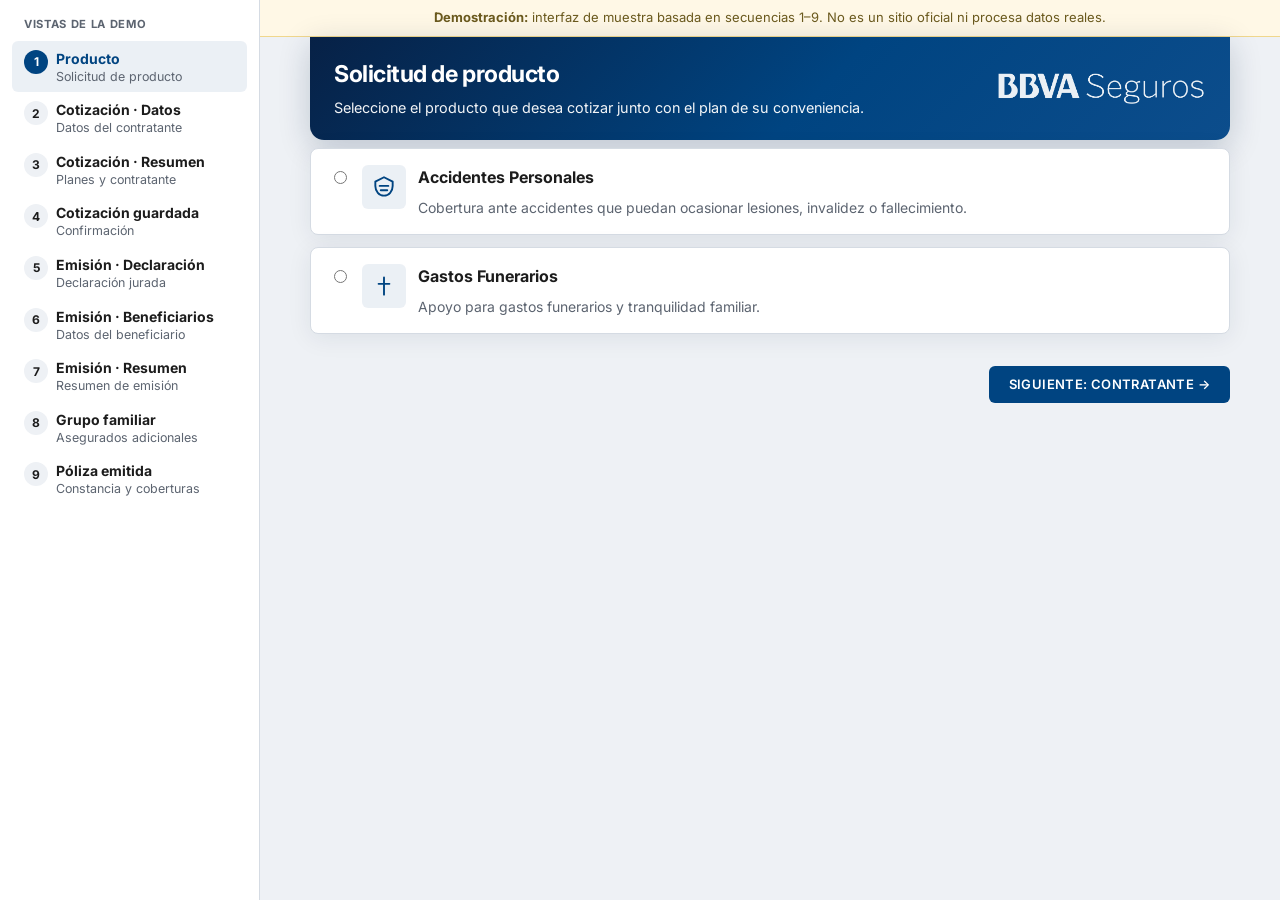
<file: index.html>
<!DOCTYPE html>
<html lang="es">
  <head>
    <meta charset="UTF-8" />
    <meta name="viewport" content="width=device-width, initial-scale=1.0" />
    <meta name="description" content="Demostración HTML del flujo cotización y emisión APS — no es un sitio oficial." />
    <title>IBSOFT-157 · Demo HTML</title>
    <link rel="preconnect" href="https://fonts.googleapis.com" />
    <link rel="preconnect" href="https://fonts.gstatic.com" crossorigin />
    <link href="https://fonts.googleapis.com/css2?family=Inter:wght@400;500;600;700&display=swap" rel="stylesheet" />
    <link rel="stylesheet" href="css/styles.css" />
    <link rel="icon" type="image/png" href="assets/logo.png" />
  </head>
  <body>
    <div class="app-shell">
      <aside class="sidebar" aria-label="Navegación de demostración">
        <div class="sidebar-title">Vistas de la demo</div>
        <ol class="nav-steps">
          <li>
            <button type="button" data-screen="0" aria-current="page">
              <span class="nav-num">1</span>
              <span><strong>Producto</strong><br /><span style="font-size: 0.78rem; color: var(--text-muted); font-weight: 400">Solicitud de producto</span></span>
            </button>
          </li>
          <li>
            <button type="button" data-screen="1">
              <span class="nav-num">2</span>
              <span><strong>Cotización · Datos</strong><br /><span style="font-size: 0.78rem; color: var(--text-muted); font-weight: 400">Datos del contratante</span></span>
            </button>
          </li>
          <li>
            <button type="button" data-screen="2">
              <span class="nav-num">3</span>
              <span><strong>Cotización · Resumen</strong><br /><span style="font-size: 0.78rem; color: var(--text-muted); font-weight: 400">Planes y contratante</span></span>
            </button>
          </li>
          <li>
            <button type="button" data-screen="3">
              <span class="nav-num">4</span>
              <span><strong>Cotización guardada</strong><br /><span style="font-size: 0.78rem; color: var(--text-muted); font-weight: 400">Confirmación</span></span>
            </button>
          </li>
          <li>
            <button type="button" data-screen="4">
              <span class="nav-num">5</span>
              <span><strong>Emisión · Declaración</strong><br /><span style="font-size: 0.78rem; color: var(--text-muted); font-weight: 400">Declaración jurada</span></span>
            </button>
          </li>
          <li>
            <button type="button" data-screen="5">
              <span class="nav-num">6</span>
              <span><strong>Emisión · Beneficiarios</strong><br /><span style="font-size: 0.78rem; color: var(--text-muted); font-weight: 400">Datos del beneficiario</span></span>
            </button>
          </li>
          <li>
            <button type="button" data-screen="6">
              <span class="nav-num">7</span>
              <span><strong>Emisión · Resumen</strong><br /><span style="font-size: 0.78rem; color: var(--text-muted); font-weight: 400">Resumen de emisión</span></span>
            </button>
          </li>
          <li>
            <button type="button" data-screen="7">
              <span class="nav-num">8</span>
              <span><strong>Grupo familiar</strong><br /><span style="font-size: 0.78rem; color: var(--text-muted); font-weight: 400">Asegurados adicionales</span></span>
            </button>
          </li>
          <li>
            <button type="button" data-screen="8">
              <span class="nav-num">9</span>
              <span><strong>Póliza emitida</strong><br /><span style="font-size: 0.78rem; color: var(--text-muted); font-weight: 400">Constancia y coberturas</span></span>
            </button>
          </li>
        </ol>
      </aside>

      <div class="app-main-wrap">
        <div class="disclaimer" role="note">
          <strong>Demostración:</strong> interfaz de muestra basada en secuencias 1–9. No es un sitio oficial ni procesa datos reales.
        </div>
        <div class="mobile-nav">
          <label for="screen-jump" class="sr-only">Ir a pantalla</label>
          <select id="screen-jump" aria-label="Seleccionar pantalla de la demo">
            <option value="0">1. Solicitud de producto</option>
            <option value="1">2. Cotización — datos del contratante</option>
            <option value="2">3. Cotización — resumen</option>
            <option value="3">4. Cotización guardada</option>
            <option value="4">5. Emisión — declaración jurada</option>
            <option value="5">6. Emisión — beneficiarios</option>
            <option value="6">7. Emisión — resumen</option>
            <option value="7">8. Grupo familiar</option>
            <option value="8">9. Póliza emitida</option>
          </select>
        </div>

        <main class="app-main" id="main">
          <!-- 1 -->
          <section id="screen-0" class="screen">
            <header class="header">
              <div class="header-text">
                <h1>Solicitud de producto</h1>
                <p>Seleccione el producto que desea cotizar junto con el plan de su conveniencia.</p>
              </div>
              <div class="header-logo"><img src="assets/logo.png" width="160" height="40" alt="BBVA Seguros" /></div>
            </header>
            <div class="card product-option" id="card-aps">
              <div class="product-head">
                <input type="radio" name="prod" id="prod-aps" value="aps" aria-labelledby="label-aps" />
                <span class="product-icon" aria-hidden="true">
                  <svg viewBox="0 0 24 24" fill="none" stroke="currentColor" stroke-width="1.75" stroke-linecap="round" stroke-linejoin="round">
                    <path d="M12 3 4 7v4c0 5 3.5 9 8 9s8-4 8-9V7l-8-4Z" />
                    <path d="M8 11h8" />
                    <path d="M9 15h6" />
                  </svg>
                </span>
                <div>
                  <strong id="label-aps">Accidentes Personales</strong>
                  <p style="margin: 0.5rem 0 0; font-size: 0.875rem; color: var(--text-muted)">
                    Cobertura ante accidentes que puedan ocasionar lesiones, invalidez o fallecimiento.
                  </p>
                  <div id="aps-plans" class="aps-plans" hidden>
                    <label style="display: flex; align-items: center; gap: 0.5rem; font-size: 0.85rem">
                      <input type="checkbox" /> Plan Básico — $50.000
                    </label>
                    <label style="display: flex; align-items: center; gap: 0.5rem; font-size: 0.85rem">
                      <input type="checkbox" /> Plan Intermedio — $150.000
                    </label>
                    <label style="display: flex; align-items: center; gap: 0.5rem; font-size: 0.85rem">
                      <input type="checkbox" /> Plan Premium — $300.000
                    </label>
                  </div>
                </div>
              </div>
            </div>
            <div class="card product-option" id="card-funeral">
              <div class="product-head">
                <input type="radio" name="prod" id="prod-funeral" value="funeral" aria-labelledby="label-funeral" />
                <span class="product-icon" aria-hidden="true">
                  <svg viewBox="0 0 24 24" fill="none" stroke="currentColor" stroke-width="1.75" stroke-linecap="round" stroke-linejoin="round">
                    <path d="M12 4v16" />
                    <path d="M7 10h10" />
                  </svg>
                </span>
                <div>
                  <strong id="label-funeral">Gastos Funerarios</strong>
                  <p style="margin: 0.5rem 0 0; font-size: 0.875rem; color: var(--text-muted)">
                    Apoyo para gastos funerarios y tranquilidad familiar.
                  </p>
                  <div id="funeral-plans" class="aps-plans" hidden>
                    <label style="display: flex; align-items: center; gap: 0.5rem; font-size: 0.85rem">
                      <input type="checkbox" /> Plan Básico — Suma asegurada $30.000
                    </label>
                    <label style="display: flex; align-items: center; gap: 0.5rem; font-size: 0.85rem">
                      <input type="checkbox" /> Plan Intermedio — Suma asegurada $60.000
                    </label>
                    <label style="display: flex; align-items: center; gap: 0.5rem; font-size: 0.85rem">
                      <input type="checkbox" /> Plan Premium — Suma asegurada $120.000
                    </label>
                  </div>
                </div>
              </div>
            </div>
            <div class="footer-actions footer-actions--end">
              <button type="button" class="btn btn-primary" data-action="next">Siguiente: contratante →</button>
            </div>
          </section>

          <!-- 2 -->
          <section id="screen-1" class="screen" hidden>
            <header class="header">
              <div class="header-text">
                <h1>Cotización Accidentes Personales</h1>
                <p>Paso 1: Datos de Contratante</p>
              </div>
              <div class="header-logo"><img src="assets/logo.png" width="160" height="40" alt="BBVA Seguros" /></div>
            </header>
            <div class="stepper-wrap">
              <nav class="stepper" aria-label="Progreso del trámite">
                <div class="stepper-item stepper-item--active">
                  <div class="stepper-circle" aria-current="step">1</div>
                  <span class="stepper-label">Datos de Contratante</span>
                </div>
                <div class="stepper-item stepper-item--pending">
                  <span class="stepper-connector stepper-connector--todo" aria-hidden="true"></span>
                  <div class="stepper-circle">2</div>
                  <span class="stepper-label">Resumen</span>
                </div>
              </nav>
            </div>
            <div class="card">
              <h2 style="margin: 0 0 0.5rem; font-size: 1.1rem">Datos del Contratante</h2>
              <p style="margin: 0 0 1rem; font-size: 0.8rem; color: var(--text-muted)">
                Ingrese el número de cédula de identidad. En caso de estar registrados sus datos se completarán de forma automática; si no, debe llenar cada uno de los campos.
              </p>
              <div class="form-grid">
                <div class="field" style="grid-column: 1 / -1">
                  <label for="doc">Cédula de Identidad</label>
                  <div class="field-row-2">
                    <select id="doc-pref" aria-label="Tipo de documento">
                      <option selected>V</option>
                      <option>E</option>
                      <option>J</option>
                      <option>G</option>
                    </select>
                    <input id="doc" type="text" value="11827512" autocomplete="off" />
                  </div>
                </div>
                <div class="field"><label for="nombre">Nombre</label><input id="nombre" type="text" value="CESAR" /></div>
                <div class="field"><label for="apellido">Apellido</label><input id="apellido" type="text" value="RODRIGUEZ" /></div>
                <div class="field"><label for="fnac">Fecha de nacimiento</label><input id="fnac" type="date" value="1985-03-22" /></div>
                <div class="field">
                  <label for="sexo">Sexo</label>
                  <select id="sexo">
                    <option value="M" selected>Masculino</option>
                    <option value="F">Femenino</option>
                  </select>
                </div>
                <div class="field">
                  <label for="ecivil">Estado civil</label>
                  <select id="ecivil">
                    <option value="soltero">Soltero(a)</option>
                    <option value="casado" selected>Casado(a)</option>
                    <option value="divorciado">Divorciado(a)</option>
                    <option value="viudo">Viudo(a)</option>
                    <option value="union">Unión estable</option>
                  </select>
                </div>
                <div class="field"><label for="email">Correo electrónico</label><input id="email" type="email" value="CUCHIVANO@GMAIL.COM" /></div>
                <div class="field">
                  <label for="tlf">Teléfono</label>
                  <div class="field-row-2">
                    <select id="tlf-pref" aria-label="Código de área">
                      <option selected>0412</option>
                      <option>0414</option>
                      <option>0424</option>
                      <option>0416</option>
                    </select>
                    <input id="tlf" type="text" value="3354353" />
                  </div>
                </div>
              </div>
            </div>
            <div class="footer-actions">
              <button type="button" class="btn btn-primary" data-action="home">Inicio</button>
              <button type="button" class="btn btn-primary" data-action="next">Continuar</button>
            </div>
          </section>

          <!-- 3 -->
          <section id="screen-2" class="screen" hidden>
            <header class="header">
              <div class="header-text">
                <h1>Cotización Accidentes Personales</h1>
                <p>Paso 2: Resumen</p>
              </div>
              <div class="header-logo"><img src="assets/logo.png" width="160" height="40" alt="BBVA Seguros" /></div>
            </header>
            <div class="stepper-wrap">
              <nav class="stepper" aria-label="Progreso del trámite">
                <div class="stepper-item stepper-item--done">
                  <div class="stepper-circle">1</div>
                  <span class="stepper-label">Datos de Contratante</span>
                </div>
                <div class="stepper-item stepper-item--active">
                  <span class="stepper-connector stepper-connector--done" aria-hidden="true"></span>
                  <div class="stepper-circle" aria-current="step">2</div>
                  <span class="stepper-label">Resumen</span>
                </div>
              </nav>
            </div>
            <div class="card">
              <h2 class="section-title">Contratante</h2>
              <div class="info-row">
                <div class="info-block">
                  <svg width="18" height="18" viewBox="0 0 24 24" fill="none" stroke="currentColor" stroke-width="2">
                    <path d="M20 21v-2a4 4 0 0 0-4-4H8a4 4 0 0 0-4 4v2" />
                    <circle cx="12" cy="7" r="4" />
                  </svg>
                  <div>
                    <div style="font-size: 0.75rem; color: var(--text-muted)">Titular</div>
                    <strong>V-11827512 CESAR RODRIGUEZ</strong>
                  </div>
                </div>
                <div class="info-block">
                  <svg width="18" height="18" viewBox="0 0 24 24" fill="none" stroke="currentColor" stroke-width="2">
                    <path d="M4 4h16c1.1 0 2 .9 2 2v12c0 1.1-.9 2-2 2H4c-1.1 0-2-.9-2-2V6c0-1.1.9-2 2-2z" />
                    <path d="m22 6-10 7L2 6" />
                  </svg>
                  <div>
                    <div style="font-size: 0.75rem; color: var(--text-muted)">Email</div>
                    <strong>CUCHIVANO@GMAIL.COM</strong>
                  </div>
                </div>
                <div class="info-block">
                  <svg width="18" height="18" viewBox="0 0 24 24" fill="none" stroke="currentColor" stroke-width="2">
                    <path
                      d="M22 16.92v3a2 2 0 0 1-2.18 2 19.79 19.79 0 0 1-8.63-3.07 19.5 19.5 0 0 1-6-6 19.79 19.79 0 0 1-3.07-8.67A2 2 0 0 1 4.11 2h3a2 2 0 0 1 2 1.72c.127.96.361 1.903.7 2.81a2 2 0 0 1-.45 2.11L8.09 9.91a16 16 0 0 0 6 6l1.27-1.27a2 2 0 0 1 2.11-.45c.907.339 1.85.573 2.81.7A2 2 0 0 1 22 16.92z"
                    />
                  </svg>
                  <div>
                    <div style="font-size: 0.75rem; color: var(--text-muted)">Teléfono</div>
                    <strong>0412 3354353</strong>
                  </div>
                </div>
              </div>
              <div
                style="
                  margin-top: 1rem;
                  padding-top: 1rem;
                  border-top: 1px solid var(--border);
                  font-size: 0.85rem;
                  color: var(--text-muted);
                  line-height: 1.65;
                  display: grid;
                  gap: 0.5rem;
                "
              >
                <div>
                  <strong style="color: var(--text)">Nacimiento y estado civil:</strong> 22/03/1985 · Masculino ·
                  Casado(a)
                </div>
              </div>
            </div>
            <div class="card">
              <h2 class="section-title">Planes para ti</h2>
              <div class="info-only-card">
                <p style="margin: 0; font-size: 0.88rem; color: var(--text-muted); line-height: 1.35">
                  A continuación se presentan las coberturas asociadas a los planes seleccionados, junto con sus sumas
                  aseguradas. Si desea conocer el detalle, presione <strong>VER COBERTURAS</strong>. Para proceder con
                  la emisión, seleccione su plan de su conveniencia.
                </p>
              </div>
              <div class="plans-row">
                <div class="plan-card">
                  <label class="plan-title-row">
                    <input class="plan-radio-input" type="radio" name="plan-choice" value="basico" checked aria-label="Seleccionar Plan Básico" />
                    <h3>Plan Básico</h3>
                  </label>
                  <div class="plan-price">$50.000</div>
                  <button
                    type="button"
                    class="btn btn-primary plan-coverage-btn"
                    style="width: 100%"
                    data-coverage-toggle
                    aria-controls="coverage-panel-basico"
                    aria-expanded="false"
                  >
                    + VER COBERTURAS
                  </button>
                  <div id="coverage-panel-basico" class="plan-coverage-panel" hidden>
                    <ul>
                      <li><strong>Muerte accidental</strong> — suma asegurada hasta el límite del plan.</li>
                      <li><strong>Invalidez total permanente</strong> — por consecuencias de accidente cubierto.</li>
                      <li><strong>Gastos médicos</strong> — atención médica derivada de accidente (según condiciones).</li>
                    </ul>
                  </div>
                </div>
                <div class="plan-card">
                  <label class="plan-title-row">
                    <input class="plan-radio-input" type="radio" name="plan-choice" value="intermedio" aria-label="Seleccionar Plan Intermedio" />
                    <h3>Plan Intermedio</h3>
                  </label>
                  <div class="plan-price">$150.000</div>
                  <button
                    type="button"
                    class="btn btn-primary plan-coverage-btn"
                    style="width: 100%"
                    data-coverage-toggle
                    aria-controls="coverage-panel-intermedio"
                    aria-expanded="false"
                  >
                    + VER COBERTURAS
                  </button>
                  <div id="coverage-panel-intermedio" class="plan-coverage-panel" hidden>
                    <ul>
                      <li><strong>Muerte accidental</strong> — montos superiores al Plan Básico.</li>
                      <li><strong>Invalidez total permanente</strong> — mayor protección por accidente.</li>
                      <li><strong>Gastos médicos</strong> — tope de reembolso ampliado frente al Plan Básico.</li>
                    </ul>
                  </div>
                </div>
              </div>
            </div>
            <div class="footer-actions footer-actions--end">
              <button type="button" class="btn btn-primary" data-action="prev">Volver</button>
              <button type="button" class="btn btn-primary" data-action="next">Guardar / Emitir ▾</button>
            </div>
          </section>

          <!-- 4 -->
          <section id="screen-3" class="screen" hidden>
            <header class="header">
              <div class="header-text">
                <h1>Resumen de la Cotización</h1>
                <p>Cotización registrada correctamente</p>
              </div>
              <div class="header-logo"><img src="assets/logo.png" width="160" height="40" alt="BBVA Seguros" /></div>
            </header>
            <div class="card card-muted">
              <h2 class="section-title">Contratante</h2>
              <p style="font-size: 0.9rem; color: var(--text-muted)">V-11827512 CESAR RODRIGUEZ · CUCHIVANO@GMAIL.COM</p>
              <h2 class="section-title" style="margin-top: 1.25rem">Planes para ti</h2>
              <div class="info-only-card" style="margin-top: 0.75rem; margin-bottom: 0.75rem">
                <p style="margin: 0.25rem 0 0; font-size: 0.85rem; color: var(--text-muted)">
                  Su cotización ha sigo guardada con el plan que ha selccionado. Con ese plan se procederá a realizar la emisión de su póliza.
                </p>
              </div>
              <div class="plans-row">
                <div class="plan-card">
                  <label class="plan-title-row">
                    <input class="plan-radio-input" type="radio" name="plan-choice-saved" value="basico" checked aria-label="Seleccionar Plan Básico" />
                    <h3>Plan Básico</h3>
                  </label>
                  <div class="plan-price">$50.000</div>
                  <button
                    type="button"
                    class="btn btn-primary plan-coverage-btn"
                    style="width: 100%"
                    data-coverage-toggle
                    aria-controls="coverage-saved-basico"
                    aria-expanded="false"
                  >
                    + VER COBERTURAS
                  </button>
                  <div id="coverage-saved-basico" class="plan-coverage-panel" hidden>
                    <ul>
                      <li><strong>Muerte accidental</strong> — suma asegurada hasta el límite del plan.</li>
                      <li><strong>Invalidez total permanente</strong> — por consecuencias de accidente cubierto.</li>
                      <li><strong>Gastos médicos</strong> — atención médica derivada de accidente (según condiciones).</li>
                    </ul>
                  </div>
                </div>
              </div>
            </div>
            <div class="footer-actions footer-actions--end">
              <button type="button" class="btn btn-primary" data-action="prev">Volver</button>
              <button type="button" class="btn btn-primary" data-action="next">Continuar a emisión</button>
            </div>
          </section>

          <!-- 5 -->
          <section id="screen-4" class="screen" hidden>
            <header class="header">
              <div class="header-text">
                <h1>Emisión Accidentes Personales</h1>
                <p>Paso 1: Declaración Jurada</p>
              </div>
              <div class="header-logo"><img src="assets/logo.png" width="160" height="40" alt="BBVA Seguros" /></div>
            </header>
            <div class="stepper-wrap">
              <nav class="stepper" aria-label="Progreso del trámite">
                <div class="stepper-item stepper-item--active">
                  <div class="stepper-circle" aria-current="step">1</div>
                  <span class="stepper-label">Declaración Jurada</span>
                </div>
                <div class="stepper-item stepper-item--pending">
                  <span class="stepper-connector stepper-connector--todo" aria-hidden="true"></span>
                  <div class="stepper-circle">2</div>
                  <span class="stepper-label">Beneficiarios</span>
                </div>
                <div class="stepper-item stepper-item--pending">
                  <span class="stepper-connector stepper-connector--todo" aria-hidden="true"></span>
                  <div class="stepper-circle">3</div>
                  <span class="stepper-label">Resumen</span>
                </div>
              </nav>
            </div>
            <div class="card">
              <h2 class="section-title">Documentos</h2>
              <div class="info-only-card" style="margin-top: 0.75rem; margin-bottom: 0.75rem">
                <p style="margin: 0.25rem 0 0; font-size: 0.85rem; color: var(--text-muted)">
                  Cargue los documentos solicitados a continuación para la emisión de su póliza.
                </p>
              </div>
              <table class="docs-table">
                <thead>
                  <tr><th>Estatus</th><th>Descripción</th><th>Archivo</th></tr>
                </thead>
                <tbody>
                  <tr>
                    <td>Entregado</td>
                    <td>Cédula de identidad o pasaporte</td>
                    <td><span style="font-size: 0.8rem; color: var(--bbva-blue)">OperacionesVenezuelaNov_3.pdf</span></td>
                  </tr>
                  <tr>
                    <td>Entregado</td>
                    <td>RIF de persona natural</td>
                    <td><span style="font-size: 0.8rem; color: var(--bbva-blue)">OperacionesVenezuelaDic_1.pdf</span></td>
                  </tr>
                </tbody>
              </table>
            </div>

            <div class="card" style="margin-top: 1rem">
              <h2 class="section-title">Declaración jurada</h2>
              <div class="info-only-card" style="margin-top: 0.75rem; margin-bottom: 0.75rem">
                <p style="margin: 0.25rem 0 0; font-size: 0.85rem; color: var(--text-muted)">
                  A continuación se presentan las declaraciones juradas requeridas para la emisión de su póliza.
                  Verifique la información y continúe.
                </p>
              </div>
              <ul class="check-list">
                <li>
                  <input type="checkbox" checked disabled />
                  <div><strong>Declaración de fondos</strong><p style="margin: 0.25rem 0 0; font-size: 0.85rem; color: var(--text-muted)">En mi carácter de TOMADOR, doy fe de que el dinero utilizado para el pago de la prima, proviene de una fuente lícita y su origen no guarda relación alguna con delitos, bienes, haberes, valores, títulos u operaciones, producto de actividades ilícitas o que provenga de los delitos de Delincuencia Organizada u otras conductas tipificadas en la legislación venezolana.</p></div>
                </li>
                <li>
                  <input type="checkbox" checked disabled />
                  <div><strong>Declaración de buena salud</strong><p style="margin: 0.25rem 0 0; font-size: 0.85rem; color: var(--text-muted)">Declaro que me encuentro en buen estado de salud física y mental.</p></div>
                </li>
              </ul>
            </div>
            <div class="footer-actions">
              <button type="button" class="btn btn-primary" data-action="prev">Volver</button>
              <button type="button" class="btn btn-primary" data-action="next">Continuar</button>
            </div>
          </section>

          <!-- 6 -->
          <section id="screen-5" class="screen" hidden>
            <header class="header">
              <div class="header-text">
                <h1>Emisión Accidentes Personales</h1>
                <p>Paso 2: Beneficiarios</p>
              </div>
              <div class="header-logo"><img src="assets/logo.png" width="160" height="40" alt="BBVA Seguros" /></div>
            </header>
            <div class="stepper-wrap">
              <nav class="stepper" aria-label="Progreso del trámite">
                <div class="stepper-item stepper-item--done">
                  <div class="stepper-circle">✓</div>
                  <span class="stepper-label">Declaración Jurada</span>
                </div>
                <div class="stepper-item stepper-item--active">
                  <span class="stepper-connector stepper-connector--done" aria-hidden="true"></span>
                  <div class="stepper-circle" aria-current="step">2</div>
                  <span class="stepper-label">Beneficiarios</span>
                </div>
                <div class="stepper-item stepper-item--pending">
                  <span class="stepper-connector stepper-connector--todo" aria-hidden="true"></span>
                  <div class="stepper-circle">3</div>
                  <span class="stepper-label">Resumen</span>
                </div>
              </nav>
            </div>
            <div class="card">
              <h2 style="margin: 0 0 0.5rem; font-size: 1.05rem; color: var(--bbva-blue)">Datos del Beneficiario</h2>
              <p style="margin: 0 0 0.75rem; font-size: 0.8rem; color: var(--text-muted)">
                Ingrese el número de cédula de identidad. En caso de estar registrados sus datos se completarán de forma automática; si no, debe llenar cada uno de los campos.
              </p>
              <p><span style="font-weight: 600">¿Desea cargar beneficiario?</span> <label><input type="radio" name="ben" /> No</label> <label><input type="radio" name="ben" checked /> Sí</label></p>
              <div class="form-grid" style="margin-top: 1rem">
                <div class="field" style="grid-column: 1 / -1">
                  <label for="ben-doc">Cédula / R.I.F.</label>
                  <div class="field-row-2">
                    <select aria-label="Tipo"><option>V</option></select>
                    <input id="ben-doc" type="text" value="3339531" />
                  </div>
                </div>
                <div class="field"><label>Nombre</label><input type="text" value="Ana" /></div>
                <div class="field"><label>Apellido</label><input type="text" value="Rodriguez" /></div>
                <div class="field"><label>Fecha de nacimiento</label><input type="date" value="2026-03-24" /></div>
                <div class="field"><label>Parentesco</label><select><option>PADRES</option></select></div>
                <div class="field"><label>% Participación</label><input type="text" value="100" /></div>
              </div>
            </div>
            <div class="card" style="margin-top: 1rem">
              <h2 style="margin: 0 0 0.5rem; font-size: 1.05rem; color: var(--bbva-blue)">Grupo familiar</h2>
              <div class="info-only-card" style="margin-top: 0.75rem; margin-bottom: 0.75rem">
                <p style="margin: 0.25rem 0 0; font-size: 0.85rem; color: var(--text-muted)">
                  Para incluir un nuevo asegurado a su grupo familiar solo presione <strong>Agregar</strong>.
                </p>
              </div>
              <div class="family-table-wrap">
                <table class="family-table">
                  <thead>
                    <tr>
                      <th>Cédula / R.I.F.</th>
                      <th>Nombre</th>
                      <th>Apellido</th>
                      <th>Parentesco</th>
                    </tr>
                  </thead>
                  <tbody>
                    <tr>
                      <td>V-22334455</td>
                      <td>María</td>
                      <td>González</td>
                      <td>Cónyuge</td>
                    </tr>
                    <tr>
                      <td>V-33445566</td>
                      <td>Luis</td>
                      <td>Rodríguez</td>
                      <td>Hijo</td>
                    </tr>
                  </tbody>
                </table>
              </div>
              <div style="margin-top: 1rem; display: flex; justify-content: flex-end">
                <button type="button" class="btn btn-primary" data-action="go-grupo-familiar">Agregar</button>
              </div>
            </div>
            <div class="footer-actions">
              <button type="button" class="btn btn-primary" data-action="prev">Volver</button>
              <button type="button" class="btn btn-primary" data-action="next">Continuar</button>
            </div>
          </section>

          <!-- 7 -->
          <section id="screen-6" class="screen" hidden>
            <header class="header">
              <div class="header-text">
                <h1>Resumen de Emisión</h1>
                <p>Paso 3: Revise y confirme</p>
              </div>
              <div class="header-logo"><img src="assets/logo.png" width="160" height="40" alt="BBVA Seguros" /></div>
            </header>
            <div class="stepper-wrap">
              <nav class="stepper" aria-label="Progreso del trámite">
                <div class="stepper-item stepper-item--done">
                  <div class="stepper-circle">✓</div>
                  <span class="stepper-label">Declaración Jurada</span>
                </div>
                <div class="stepper-item stepper-item--done">
                  <span class="stepper-connector stepper-connector--done" aria-hidden="true"></span>
                  <div class="stepper-circle">✓</div>
                  <span class="stepper-label">Beneficiarios</span>
                </div>
                <div class="stepper-item stepper-item--active">
                  <span class="stepper-connector stepper-connector--done" aria-hidden="true"></span>
                  <div class="stepper-circle" aria-current="step">3</div>
                  <span class="stepper-label">Resumen</span>
                </div>
              </nav>
            </div>
            <div class="card" style="padding: 0; overflow: hidden">
              <div style="background: var(--bbva-blue); color: #fff; padding: 0.75rem 1.25rem; font-weight: 700">
                Resumen de la emisión
              </div>
              <div style="padding: 1.25rem 1.5rem">
                <h2 class="section-title">Producto seleccionado</h2>
                <div class="emission-summary-panel">
                  <div class="emission-product-row">
                    <span style="color: var(--text-muted)">Producto</span>
                    <strong>Accidentes Personales</strong>
                  </div>
                </div>

                <h2 class="section-title" style="margin-top: 1.25rem">Declaración jurada</h2>
                <div class="emission-summary-panel">
                  <div class="emission-decla-grid">
                    <div>
                      <div style="font-size: 0.85rem; color: var(--text-muted)">Declaración de fondos</div>
                      <strong>Aceptada</strong>
                    </div>
                    <div>
                      <div style="font-size: 0.85rem; color: var(--text-muted)">Declaración de buena salud</div>
                      <strong>Aceptada</strong>
                    </div>
                  </div>
                </div>

                <h2 class="section-title" style="margin-top: 1.25rem">Documentos</h2>
                <div class="emission-summary-panel">
                  <div class="emission-doc-row">
                    <span class="emission-doc-label">CÉDULA DE IDENTIDAD O PASAPORTE</span>
                    <span class="emission-doc-file">OperacionesVenezuelaNov_3.pdf</span>
                  </div>
                  <div class="emission-doc-row">
                    <span class="emission-doc-label">RIF DE PERSONA NATURAL</span>
                    <span class="emission-doc-file">OperacionesVenezuelaDic_1.pdf</span>
                  </div>
                </div>

                <h2 class="section-title" style="margin-top: 1.25rem">Beneficiario</h2>
                <div class="beneficiary-card">
                  <div class="beneficiary-placeholder" role="img" aria-label="Sin foto"></div>
                  <div>
                    <div class="info-block" style="margin-bottom: 0.65rem">
                      <svg width="18" height="18" viewBox="0 0 24 24" fill="none" stroke="currentColor" stroke-width="2">
                        <path d="M20 21v-2a4 4 0 0 0-4-4H8a4 4 0 0 0-4 4v2" />
                        <circle cx="12" cy="7" r="4" />
                      </svg>
                      <div>
                        <div style="font-size: 0.75rem; color: var(--text-muted)">Titular</div>
                        <strong>V-3339531 — Ana Rodriguez</strong>
                      </div>
                    </div>
                    <div class="info-block">
                      <svg width="18" height="18" viewBox="0 0 24 24" fill="none" stroke="currentColor" stroke-width="2">
                        <path d="M17 21v-2a4 4 0 0 0-4-4H5a4 4 0 0 0-4 4v2" />
                        <circle cx="9" cy="7" r="4" />
                        <path d="M23 21v-2a4 4 0 0 0-3-3.87" />
                        <path d="M16 3.13a4 4 0 0 1 0 7.75" />
                      </svg>
                      <div>
                        <div style="font-size: 0.75rem; color: var(--text-muted)">Parentesco</div>
                        <strong>PADRES</strong>
                      </div>
                    </div>
                    <div style="margin-top: 0.5rem; font-size: 0.9rem">
                      <strong>100 %</strong> <span style="color: var(--text-muted)">participación</span>
                    </div>
                  </div>
                  <div class="beneficiary-card-aside" aria-hidden="true">
                    <svg width="22" height="22" viewBox="0 0 24 24" fill="none" stroke="currentColor" stroke-width="2">
                      <rect x="3" y="4" width="18" height="18" rx="2" ry="2" />
                      <line x1="16" y1="2" x2="16" y2="6" />
                      <line x1="8" y1="2" x2="8" y2="6" />
                      <line x1="3" y1="10" x2="21" y2="10" />
                    </svg>
                    <span
                      style="
                        display: flex;
                        width: 2rem;
                        height: 2rem;
                        border-radius: 50%;
                        background: var(--bbva-blue);
                        color: #fff;
                        align-items: center;
                        justify-content: center;
                        font-size: 0.85rem;
                        font-weight: 700;
                      "
                      >✓</span>
                  </div>
                </div>
              </div>
            </div>
            <div class="footer-actions">
              <button type="button" class="btn btn-primary" data-action="prev">Volver</button>
              <button type="button" class="btn btn-primary" data-action="open-modal-emitir">Emitir</button>
            </div>
          </section>

          <!-- 8 -->
          <section id="screen-7" class="screen" hidden>
            <header class="header">
              <div class="header-text">
                <h1>Cotización Accidentes Personales</h1>
                <p>Paso 2: Grupo familiar</p>
              </div>
              <div class="header-logo"><img src="assets/logo.png" width="160" height="40" alt="BBVA Seguros" /></div>
            </header>
            <div class="stepper-wrap">
              <nav class="stepper" aria-label="Progreso del trámite">
                <div class="stepper-item stepper-item--done">
                  <div class="stepper-circle">✓</div>
                  <span class="stepper-label">Datos del contratante</span>
                </div>
                <div class="stepper-item stepper-item--active">
                  <span class="stepper-connector stepper-connector--done" aria-hidden="true"></span>
                  <div class="stepper-circle" aria-current="step">2</div>
                  <span class="stepper-label">Grupo familiar</span>
                </div>
                <div class="stepper-item stepper-item--pending">
                  <span class="stepper-connector stepper-connector--todo" aria-hidden="true"></span>
                  <div class="stepper-circle">3</div>
                  <span class="stepper-label">Resumen</span>
                </div>
              </nav>
            </div>
            <div class="card">
              <h2 style="margin: 0 0 0.5rem; font-size: 1.15rem">Grupo familiar / asegurados adicionales</h2>
              <p style="margin: 0 0 1rem; font-size: 0.9rem; color: var(--text-muted)">
                Agregue asegurados adicionales. El contratante ya está incluido como titular.
              </p>
              <button type="button" class="btn btn-primary" style="margin-bottom: 1rem">+ Agregar</button>
              <div class="family-table-wrap">
                <table class="family-table">
                  <thead>
                    <tr>
                      <th>Cédula / R.I.F.</th>
                      <th>Nombre</th>
                      <th>Apellido</th>
                      <th>Fecha de nacimiento</th>
                      <th>Sexo</th>
                    </tr>
                  </thead>
                  <tbody>
                    <tr>
                      <td>V-22334455</td>
                      <td>María</td>
                      <td>González</td>
                      <td>15/08/1990</td>
                      <td>F</td>
                    </tr>
                    <tr>
                      <td>V-33445566</td>
                      <td>Luis</td>
                      <td>Rodríguez</td>
                      <td>10/02/2015</td>
                      <td>M</td>
                    </tr>
                  </tbody>
                </table>
              </div>
            </div>
            <div class="footer-actions">
              <button type="button" class="btn btn-primary" data-action="back-beneficiarios">Cancelar</button>
              <button type="button" class="btn btn-primary" data-action="back-beneficiarios">Aceptar</button>
            </div>
          </section>

          <!-- 9 Póliza emitida -->
          <section id="screen-8" class="screen" hidden>
            <header class="header">
              <div class="header-text">
                <h1>Póliza emitida</h1>
                <p>Accidentes Personales · Constancia de emisión (demo)</p>
              </div>
              <div class="header-logo"><img src="assets/logo.png" width="160" height="40" alt="BBVA Seguros" /></div>
            </header>
            <div class="card" style="padding: 0; overflow: hidden">
              <div style="background: var(--bbva-blue); color: #fff; padding: 0.75rem 1.25rem; font-weight: 700">
                Su póliza ha sido emitida correctamente
              </div>
              <div style="padding: 1.25rem 1.5rem">
                <h2 class="section-title">Datos de la póliza</h2>
                <div class="emission-summary-panel">
                  <div class="emission-product-row">
                    <span style="color: var(--text-muted)">Número de póliza</span>
                    <strong>APS-2026-001847</strong>
                  </div>
                  <div class="emission-product-row" style="margin-top: 0.65rem">
                    <span style="color: var(--text-muted)">Fecha de emisión</span>
                    <strong>24/03/2026</strong>
                  </div>
                  <div class="emission-product-row" style="margin-top: 0.65rem">
                    <span style="color: var(--text-muted)">Vigencia desde</span>
                    <strong>24/03/2026</strong>
                  </div>
                  <div class="emission-product-row" style="margin-top: 0.65rem">
                    <span style="color: var(--text-muted)">Contratante</span>
                    <strong>V-11827512 — César Rodríguez</strong>
                  </div>
                  <div class="emission-product-row" style="margin-top: 0.65rem">
                    <span style="color: var(--text-muted)">Producto</span>
                    <strong>Accidentes Personales</strong>
                  </div>
                </div>
              </div>
            </div>
            <div class="card">
              <h2 class="section-title">Planes contratados y coberturas</h2>
              <div class="info-only-card" style="margin-top: 0.75rem; margin-bottom: 0.75rem">
                <p style="margin: 0.25rem 0 0; font-size: 0.85rem; color: var(--text-muted)">
                  Coberturas incluidas en plan. Ahora puede proceder a realizar el pago de su póliza. Consulte nuestros médio electrónicos
                </p>
              </div>
              <div class="plans-row plans-row--single">
                <div class="plan-card" style="padding: 1.25rem">
                  <h3 style="font-size: 1.05rem">Plan Básico</h3>
                  <div class="plan-price" style="font-size: 1.75rem">$50.000</div>
                  <div class="plan-coverage-panel" style="font-size: 0.88rem; line-height: 1.5">
                    <ul>
                      <li><strong>Muerte accidental</strong> — suma asegurada hasta el límite del plan.</li>
                      <li><strong>Invalidez total permanente</strong> — por consecuencias de accidente cubierto.</li>
                      <li><strong>Gastos médicos</strong> — atención médica derivada de accidente (según condiciones).</li>
                    </ul>
                  </div>
                </div>
              </div>
            </div>
            <div class="footer-actions footer-actions--end">
              <button type="button" class="btn btn-primary" data-action="home">Inicio</button>
            </div>
          </section>
        </main>
      </div>
    </div>

    <div id="modal-emitir" class="modal-backdrop" hidden role="dialog" aria-modal="true" aria-labelledby="modal-emitir-title">
      <div class="modal modal--confirm">
        <h2 id="modal-emitir-title">Confirmar emisión</h2>
        <p class="modal-body">¿Está seguro de proceder con la emisión de su póliza?</p>
        <div style="display: flex; gap: 0.75rem; justify-content: flex-end; flex-wrap: wrap">
          <button type="button" class="btn btn-ghost" data-action="close-modal-emitir">Cancelar</button>
          <button type="button" class="btn btn-primary" data-action="confirm-modal-emitir">Aceptar</button>
        </div>
      </div>
    </div>

    <div id="modal-quote" class="modal-backdrop" hidden role="dialog" aria-modal="true" aria-labelledby="modal-title">
      <div class="modal modal--confirm">
        <h2 id="modal-title">✓ Tu cotización fue creada exitosamente</h2>
        <p class="modal-body">Hemos registrado tu cotización Nro. 123456 correctamente.</p>
        <div style="display: flex; justify-content: flex-end">
          <button type="button" class="btn btn-primary" data-action="close-modal">Aceptar</button>
        </div>
      </div>
    </div>

    <script src="js/app.js"></script>
  </body>
</html>
</file>
<file: css/styles.css>
:root {
  --bbva-blue: #004481;
  --bbva-blue-dark: #072146;
  --bbva-blue-mid: #0c4d8c;
  --bbva-accent: #0a6eb5;
  --page-bg: #eef1f5;
  --card-bg: #ffffff;
  --text: #1c1c1c;
  --text-muted: #5c6470;
  --border: #d5dbe3;
  --input-bg: #f0f4f9;
  --success: #2e7d32;
  --success-soft: #e8f5e9;
  --shadow-card: 0 4px 24px rgba(7, 33, 70, 0.08);
  --radius-lg: 14px;
  --radius-md: 8px;
  --radius-sm: 6px;
  --header-h: auto;
  --focus-ring: 0 0 0 3px rgba(10, 110, 181, 0.35);
  font-family: 'Inter', system-ui, -apple-system, 'Segoe UI', Roboto, sans-serif;
  line-height: 1.5;
  color: var(--text);
  background: var(--page-bg);
}

*,
*::before,
*::after {
  box-sizing: border-box;
}

body {
  margin: 0;
  min-height: 100vh;
}

.app-shell {
  min-height: 100vh;
}

button {
  font-family: inherit;
  cursor: pointer;
}

button:focus-visible,
a:focus-visible,
input:focus-visible,
select:focus-visible,
textarea:focus-visible {
  outline: none;
  box-shadow: var(--focus-ring);
}

.sr-only {
  position: absolute;
  width: 1px;
  height: 1px;
  padding: 0;
  margin: -1px;
  overflow: hidden;
  clip: rect(0, 0, 0, 0);
  white-space: nowrap;
  border: 0;
}
.app-shell {
  display: grid;
  grid-template-columns: 260px 1fr;
  min-height: 100vh;
}

@media (max-width: 900px) {
  .app-shell {
    grid-template-columns: 1fr;
  }
}

.app-main-wrap {
  display: flex;
  flex-direction: column;
  min-width: 0;
}

.app-main {
  flex: 1;
  padding: 0 1.25rem 2rem;
  max-width: 960px;
  width: 100%;
  margin: 0 auto;
}

.disclaimer {
  background: #fff8e6;
  border-bottom: 1px solid #f0d78c;
  color: #6b5a1e;
  font-size: 0.8125rem;
  padding: 0.5rem 1rem;
  text-align: center;
}

.sidebar {
  background: var(--card-bg);
  border-right: 1px solid var(--border);
  padding: 1rem 0.75rem;
  position: sticky;
  top: 0;
  align-self: start;
  min-height: 100vh;
  z-index: 2;
}

@media (max-width: 900px) {
  .sidebar {
    position: relative;
    min-height: unset;
    border-right: none;
    border-bottom: 1px solid var(--border);
  }
}

.sidebar-title {
  font-size: 0.7rem;
  font-weight: 700;
  text-transform: uppercase;
  letter-spacing: 0.06em;
  color: var(--text-muted);
  padding: 0 0.75rem 0.5rem;
}

.nav-steps {
  list-style: none;
  margin: 0;
  padding: 0;
}

.nav-steps button {
  width: 100%;
  text-align: left;
  border: none;
  background: transparent;
  padding: 0.55rem 0.75rem;
  border-radius: var(--radius-sm);
  font-size: 0.875rem;
  color: var(--text);
  display: flex;
  align-items: flex-start;
  gap: 0.5rem;
  transition: background 0.15s ease;
}

.nav-steps button:hover {
  background: var(--input-bg);
}

.nav-steps button[aria-current='page'] {
  background: rgba(0, 68, 129, 0.08);
  color: var(--bbva-blue);
  font-weight: 600;
}

.nav-num {
  flex-shrink: 0;
  width: 1.5rem;
  height: 1.5rem;
  border-radius: 50%;
  background: var(--page-bg);
  display: inline-flex;
  align-items: center;
  justify-content: center;
  font-size: 0.75rem;
  font-weight: 700;
}

.nav-steps button[aria-current='page'] .nav-num {
  background: var(--bbva-blue);
  color: #fff;
}

.header {
  background: linear-gradient(135deg, var(--bbva-blue-dark) 0%, var(--bbva-blue) 55%, var(--bbva-blue-mid) 100%);
  color: #fff;
  padding: 1.25rem 1.5rem 1.35rem;
  border-radius: 0 0 var(--radius-lg) var(--radius-lg);
  display: flex;
  align-items: flex-start;
  justify-content: space-between;
  gap: 1rem;
  box-shadow: 0 8px 32px rgba(7, 33, 70, 0.2);
  margin: 0 0 0.5rem;
}

.header-text h1 {
  margin: 0;
  font-size: clamp(1.15rem, 2.5vw, 1.45rem);
  font-weight: 700;
  letter-spacing: -0.02em;
}

.header-text p {
  margin: 0.35rem 0 0;
  font-size: 0.9rem;
  opacity: 0.95;
  max-width: 36rem;
}

.header-logo {
  flex-shrink: 0;
  align-self: center;
}

.header-logo img {
  display: block;
  height: 36px;
  width: auto;
  object-fit: contain;
  filter: brightness(0) invert(1);
  opacity: 0.92;
}

.stepper-wrap {
  background: var(--page-bg);
  padding: 1rem 1rem 1.25rem;
  margin: 0 -1.25rem 1rem;
  border-radius: var(--radius-md);
}

.stepper {
  display: flex;
  align-items: flex-start;
  justify-content: center;
  gap: 0;
  max-width: 640px;
  margin: 0 auto;
}

.stepper-item {
  flex: 1;
  display: flex;
  flex-direction: column;
  align-items: center;
  text-align: center;
  min-width: 0;
  position: relative;
}

.stepper-circle {
  width: 2.25rem;
  height: 2.25rem;
  border-radius: 50%;
  display: flex;
  align-items: center;
  justify-content: center;
  font-weight: 700;
  font-size: 0.95rem;
  z-index: 1;
  border: 2px solid transparent;
}

.stepper-item--pending .stepper-circle {
  background: #e8eaed;
  color: var(--text-muted);
  border-color: #dadce0;
}

.stepper-item--active .stepper-circle {
  background: var(--bbva-blue);
  color: #fff;
  border-color: var(--bbva-blue-dark);
}

.stepper-item--done .stepper-circle {
  background: var(--success);
  color: #fff;
  border-color: #1b5e20;
}

.stepper-label {
  margin-top: 0.45rem;
  font-size: 0.75rem;
  font-weight: 500;
  color: var(--text-muted);
  line-height: 1.25;
  padding: 0 0.25rem;
}

.stepper-item--active .stepper-label {
  color: var(--bbva-blue);
  font-weight: 700;
}

.stepper-item--done .stepper-label {
  color: var(--text-muted);
}

.stepper-connector {
  position: absolute;
  top: 1.125rem;
  left: 50%;
  width: 100%;
  height: 3px;
  background: #dadce0;
  z-index: 0;
  transform: translateY(-50%);
}

.stepper-item:first-child .stepper-connector {
  display: none;
}

.stepper-connector--done {
  background: var(--success);
}

.stepper-connector--todo {
  background: #dadce0;
}

.card {
  background: var(--card-bg);
  border-radius: var(--radius-lg);
  border: 1px solid var(--border);
  box-shadow: var(--shadow-card);
  padding: 1.5rem 1.5rem 1.75rem;
  margin-bottom: 1.25rem;
}

.section-title {
  font-size: 0.8rem;
  font-weight: 700;
  color: var(--bbva-blue);
  text-transform: uppercase;
  letter-spacing: 0.04em;
  margin: 0 0 0.75rem;
  padding-bottom: 0.5rem;
  border-bottom: 2px solid var(--bbva-blue);
}

.form-grid {
  display: grid;
  grid-template-columns: 1fr 1fr;
  gap: 1rem 1.25rem;
}

@media (max-width: 640px) {
  .form-grid {
    grid-template-columns: 1fr;
  }
}

.field label {
  display: block;
  font-size: 0.8rem;
  font-weight: 600;
  color: var(--text-muted);
  margin-bottom: 0.35rem;
}

.field input,
.field select,
.field textarea {
  width: 100%;
  padding: 0.55rem 0.65rem;
  border: 1px solid var(--border);
  border-radius: var(--radius-sm);
  background: var(--input-bg);
  font-size: 0.9rem;
}

.field-row-2 {
  display: grid;
  grid-template-columns: 4rem 1fr;
  gap: 0.5rem;
}

.footer-actions {
  display: flex;
  flex-wrap: wrap;
  justify-content: center;
  gap: 0.75rem;
  padding: 1.25rem 0 0;
  margin-top: 0.5rem;
}

.footer-actions--end {
  justify-content: flex-end;
}

.btn {
  display: inline-flex;
  align-items: center;
  justify-content: center;
  gap: 0.35rem;
  padding: 0.65rem 1.25rem;
  border-radius: var(--radius-sm);
  font-size: 0.8125rem;
  font-weight: 600;
  text-transform: uppercase;
  letter-spacing: 0.03em;
  border: none;
  transition: background 0.15s ease, transform 0.1s ease;
}

.btn:active {
  transform: scale(0.98);
}

.btn-primary {
  background: var(--bbva-blue);
  color: #fff;
}

.btn-primary:hover {
  background: var(--bbva-blue-dark);
}

.btn-ghost {
  background: transparent;
  color: var(--bbva-blue);
  border: 2px solid var(--bbva-blue);
}

.btn-ghost:hover {
  background: rgba(0, 68, 129, 0.06);
}

.modal-backdrop {
  position: fixed;
  inset: 0;
  background: rgba(15, 23, 42, 0.45);
  display: flex;
  align-items: center;
  justify-content: center;
  padding: 1rem;
  z-index: 100;
}

/* display:flex above wins over the native [hidden] rule; keep modal truly hidden until JS shows it */
.modal-backdrop[hidden] {
  display: none !important;
}

.modal {
  background: var(--card-bg);
  border-radius: var(--radius-lg);
  max-width: 420px;
  width: 100%;
  padding: 1.5rem;
  box-shadow: 0 24px 64px rgba(0, 0, 0, 0.2);
}

.modal h2 {
  margin: 0 0 0.5rem;
  font-size: 1.1rem;
  color: var(--success);
  display: flex;
  align-items: center;
  gap: 0.5rem;
}

.modal--confirm h2 {
  color: var(--bbva-blue);
}

.modal-body {
  color: var(--text-muted);
  font-size: 0.9rem;
  margin-bottom: 1rem;
}

.quote-num {
  background: var(--success-soft);
  border: 1px solid #a5d6a7;
  border-radius: var(--radius-md);
  padding: 1rem;
  text-align: center;
  margin-bottom: 1rem;
}

.quote-num span {
  display: block;
  font-size: 0.75rem;
  color: var(--text-muted);
}

.quote-num strong {
  font-size: 2rem;
  color: var(--success);
}

.plans-row {
  display: grid;
  grid-template-columns: 1fr 1fr;
  gap: 1rem;
}

.plans-row--three {
  grid-template-columns: repeat(3, 1fr);
}

.plans-row--single {
  grid-template-columns: minmax(0, 520px);
  justify-content: center;
}

@media (max-width: 900px) {
  .plans-row--three {
    grid-template-columns: 1fr;
  }
}

@media (max-width: 700px) {
  .plans-row {
    grid-template-columns: 1fr;
  }
}

.plan-card {
  border: 1px solid var(--border);
  border-radius: var(--radius-md);
  padding: 1rem;
  background: #fafbfc;
}

.plan-card h3 {
  margin: 0 0 0.5rem;
  font-size: 1rem;
  color: var(--bbva-blue);
}

.plan-title-row {
  display: flex;
  align-items: center;
  gap: 0.6rem;
  margin: 0 0 0.5rem;
  cursor: pointer;
  user-select: none;
}

.plan-title-row h3 {
  margin: 0;
}

.plan-radio-input {
  width: 18px;
  height: 18px;
  margin: 0;
  accent-color: var(--bbva-blue);
  flex: 0 0 auto;
}

.info-only-card {
  border: 1px solid var(--border);
  border-radius: var(--radius-md);
  background: #fff;
  padding: 0.85rem 1rem;
  margin: 0.75rem 0 1rem;
}

.info-exp-box {
  border: 1px solid var(--bbva-blue);
  border-radius: var(--radius-md);
  background: #f7fbff;
  padding: 0.85rem 1rem;
  margin: 0.75rem 0 1rem;
  color: var(--bbva-blue);
  font-size: 0.88rem;
  line-height: 1.35;
}

.plan-price {
  font-size: 1.5rem;
  font-weight: 700;
  margin: 0.5rem 0 1rem;
}

.plan-coverage-panel {
  margin-top: 0.75rem;
  padding: 0.65rem 0.8rem;
  background: #fff;
  border: 1px solid var(--border);
  border-radius: var(--radius-sm);
  font-size: 0.82rem;
  line-height: 1.45;
  color: var(--text);
}

.plan-coverage-panel[hidden] {
  display: none !important;
}

.plan-coverage-panel ul {
  margin: 0;
  padding-left: 1.2rem;
}

.plan-coverage-panel li {
  margin-bottom: 0.4rem;
}

.plan-coverage-panel li:last-child {
  margin-bottom: 0;
}

.plan-coverage-btn {
  text-transform: uppercase;
  letter-spacing: 0.04em;
}

.table-mini {
  width: 100%;
  border-collapse: collapse;
  font-size: 0.78rem;
  margin-top: 0.75rem;
}

.table-mini th {
  background: var(--bbva-blue);
  color: #fff;
  padding: 0.4rem 0.35rem;
  text-align: left;
}

.table-mini td {
  padding: 0.35rem;
  border-bottom: 1px solid var(--border);
}

.info-row {
  display: flex;
  flex-wrap: wrap;
  gap: 1.25rem;
  align-items: flex-start;
}

.info-block {
  display: flex;
  gap: 0.5rem;
  align-items: flex-start;
  font-size: 0.875rem;
}

.info-block svg {
  flex-shrink: 0;
  color: var(--bbva-blue);
  margin-top: 0.15rem;
}

.product-option {
  border: 1px solid var(--border);
  border-radius: var(--radius-md);
  padding: 1rem 1.1rem;
  margin-bottom: 0.75rem;
  transition: border-color 0.15s ease, box-shadow 0.15s ease;
}

.product-option:hover {
  border-color: var(--bbva-accent);
  box-shadow: 0 2px 12px rgba(0, 68, 129, 0.06);
}

.product-option--selected {
  border-color: var(--bbva-blue);
  background: rgba(0, 68, 129, 0.03);
}

.product-head {
  display: flex;
  align-items: flex-start;
  gap: 0.75rem;
}

.product-head input[type='radio'] {
  margin-top: 0.35rem;
}

.product-icon {
  flex-shrink: 0;
  width: 44px;
  height: 44px;
  border-radius: var(--radius-sm);
  background: rgba(0, 68, 129, 0.08);
  display: flex;
  align-items: center;
  justify-content: center;
  color: var(--bbva-blue);
}

.product-icon svg {
  width: 26px;
  height: 26px;
}

.product-option--selected .product-icon {
  background: rgba(0, 68, 129, 0.14);
}

.aps-plans {
  margin-top: 0.75rem;
  display: grid;
  gap: 0.35rem;
}

.aps-plans[hidden] {
  display: none !important;
}

.docs-table {
  width: 100%;
  border-collapse: collapse;
  font-size: 0.85rem;
  margin-top: 0.75rem;
}

.docs-table th,
.docs-table td {
  border: 1px solid var(--border);
  padding: 0.5rem 0.65rem;
  text-align: left;
}

.docs-table th {
  background: var(--bbva-blue);
  color: #fff;
}

.check-list {
  margin: 1rem 0 0;
  padding: 0;
  list-style: none;
}

.check-list li {
  display: flex;
  gap: 0.65rem;
  margin-bottom: 1rem;
  align-items: flex-start;
}

.check-list input {
  margin-top: 0.25rem;
}

.family-table-wrap {
  overflow-x: auto;
  margin-top: 1rem;
  border-radius: var(--radius-md);
  border: 1px solid var(--border);
}

.family-table {
  width: 100%;
  border-collapse: collapse;
  min-width: 520px;
  font-size: 0.85rem;
}

.family-table th {
  background: var(--bbva-blue);
  color: #fff;
  padding: 0.55rem 0.65rem;
  text-align: left;
}

.family-table td {
  padding: 1.25rem 0.65rem;
  text-align: center;
  color: var(--text-muted);
}

.mobile-nav {
  display: none;
  padding: 0.5rem 1rem;
  background: var(--card-bg);
  border-bottom: 1px solid var(--border);
}

@media (max-width: 900px) {
  .mobile-nav {
    display: block;
  }
}

.mobile-nav select {
  width: 100%;
  padding: 0.5rem;
  border-radius: var(--radius-sm);
  border: 1px solid var(--border);
}

/* Resumen de emisión (alineado con secuencia 7.jpg) */
.emission-summary-panel {
  border: 1px solid var(--border);
  border-radius: var(--radius-md);
  padding: 0.85rem 1rem;
  background: #fafbfc;
}

.emission-product-row {
  display: flex;
  justify-content: space-between;
  align-items: center;
  gap: 1rem;
  font-size: 0.9rem;
}

.emission-decla-grid {
  display: grid;
  grid-template-columns: 1fr 1fr;
  gap: 1rem 1.5rem;
}

@media (max-width: 560px) {
  .emission-decla-grid {
    grid-template-columns: 1fr;
  }
}

.emission-doc-row {
  display: flex;
  justify-content: space-between;
  align-items: flex-start;
  gap: 1rem;
  padding: 0.65rem 0;
  border-bottom: 1px solid var(--border);
  font-size: 0.88rem;
}

.emission-doc-row:first-child {
  padding-top: 0;
}

.emission-doc-row:last-child {
  border-bottom: none;
  padding-bottom: 0;
}

.emission-doc-label {
  color: var(--text-muted);
}

.emission-doc-file {
  color: var(--bbva-blue);
  font-weight: 700;
  text-align: right;
}

.beneficiary-card {
  display: grid;
  grid-template-columns: 96px 1fr 44px;
  gap: 1rem;
  align-items: start;
  border: 1px solid var(--border);
  border-radius: var(--radius-md);
  padding: 1rem;
  background: #fff;
}

@media (max-width: 600px) {
  .beneficiary-card {
    grid-template-columns: 1fr;
  }
}

.beneficiary-placeholder {
  width: 96px;
  height: 96px;
  background: linear-gradient(145deg, #e8eaed 0%, #f5f6f8 100%);
  border: 1px solid var(--border);
  border-radius: var(--radius-sm);
}

.beneficiary-card-aside {
  display: flex;
  flex-direction: column;
  align-items: flex-end;
  gap: 0.85rem;
  color: var(--bbva-blue);
}

.screen[hidden]{display:none !important;}
</file>
